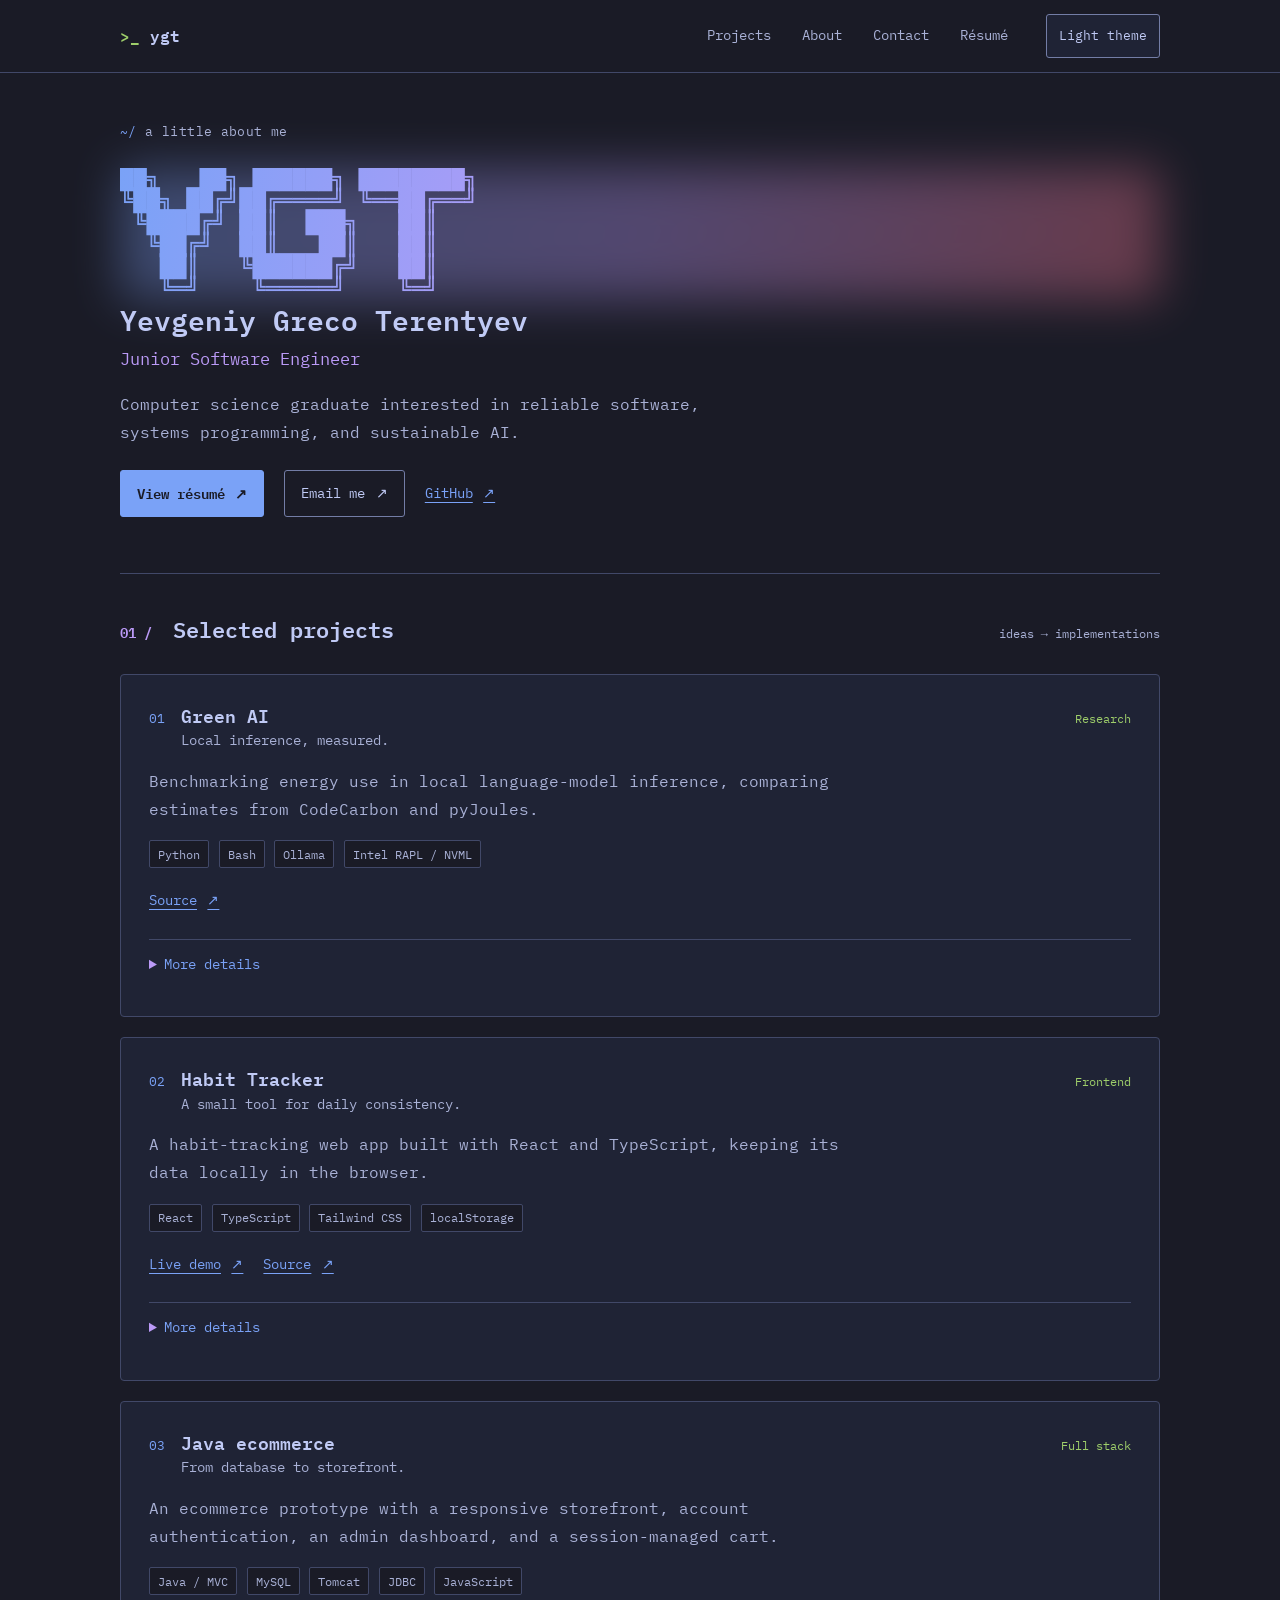
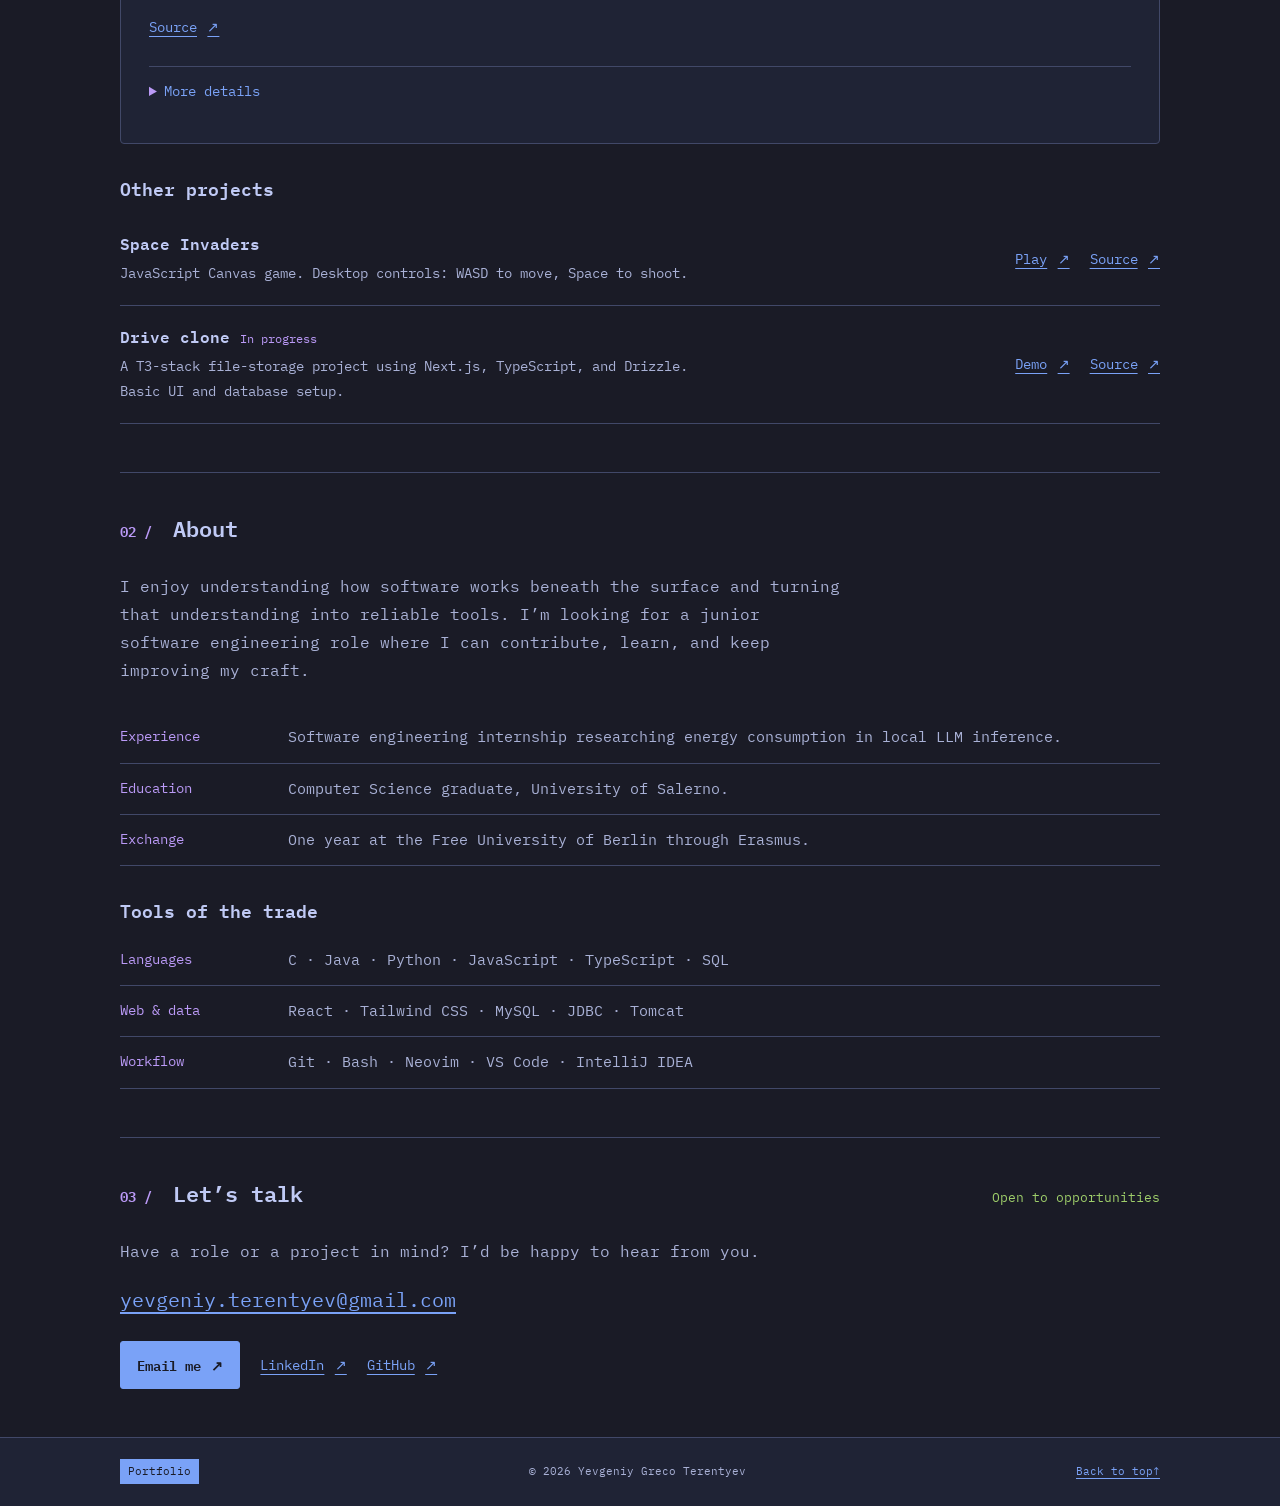
<file: index.html>
<!DOCTYPE html>
<html lang="en" data-theme="dark">
<head>
    <meta charset="UTF-8">
    <meta name="viewport" content="width=device-width, initial-scale=1">
    <meta name="description" content="Yevgeniy Greco Terentyev, junior software engineer. Projects in sustainable AI, Java web development, and React.">
    <meta name="color-scheme" content="dark light">
    <title>Yevgeniy Greco Terentyev | Software Engineer</title>
    <script>
        try {
            const theme = localStorage.getItem('theme');
            if (theme === 'light' || theme === 'dark') {
                document.documentElement.dataset.theme = theme;
            }
        } catch (error) {
            console.warn('Saved theme could not be read; using the default dark theme.', error);
        }
    </script>
    <link rel="preload" href="fonts/ibm-plex-mono-latin-400.woff2" as="font" type="font/woff2" crossorigin>
    <link rel="stylesheet" href="styles.css">
    <link rel="icon" href="data:,">
    <script src="script.js" defer></script>
</head>
<body>
    <a class="skip-link" href="#main">Skip to content</a>
    <header class="site-header">
        <nav class="navigation container" aria-label="Main navigation">
            <a class="site-mark" href="#hero" aria-label="Yevgeniy, home"><span aria-hidden="true">&gt;_</span> ygt</a>
            <ul class="nav-links">
                <li><a href="#projects">Projects</a></li>
                <li><a href="#about">About</a></li>
                <li><a href="#contact">Contact</a></li>
                <li><a href="CV_Greco_Terentyev_Pub.pdf">Résumé</a></li>
            </ul>
            <button id="theme-toggle" type="button" hidden>Light theme</button>
        </nav>
    </header>

    <main id="main" class="container" tabindex="-1">
        <section id="hero" aria-labelledby="name">
            <p class="eyebrow"><span class="accent">~/</span> a little about me</p>
        <div class = "logo-wrap">
              <pre class="logo" aria-hidden="true">██╗   ██╗ ██████╗ ████████╗
╚██╗ ██╔╝██╔════╝ ╚══██╔══╝
 ╚████╔╝ ██║  ███╗   ██║   
  ╚██╔╝  ██║   ██║   ██║   
   ██║   ╚██████╔╝   ██║   
   ╚═╝    ╚═════╝    ╚═╝</pre>
          </div>

            <h1 id="name">Yevgeniy Greco Terentyev</h1>
            <p class="role">Junior Software Engineer</p>
            <p class="hero-summary">Computer science graduate interested in reliable software, systems programming, and sustainable AI.</p>
            <div class="actions hero-actions">
                <a class="button primary" href="CV_Greco_Terentyev_Pub.pdf">View résumé <span aria-hidden="true">↗</span></a>
                <a class="button" href="mailto:yevgeniy.terentyev@gmail.com">Email me <span aria-hidden="true">↗</span></a>
                <a class="text-link" href="https://github.com/hedysom">GitHub <span aria-hidden="true">↗</span></a>
            </div>
        </section>

        <section id="projects" class="page-section" aria-labelledby="projects-heading">
            <div class="section-heading">
                <h2 id="projects-heading"><span aria-hidden="true" class="section-number">01 /</span> Selected projects</h2>
                <span class="section-note" aria-hidden="true">ideas → implementations</span>
            </div>
            <div class="project-list">
                <article class="project-card" aria-labelledby="green-ai-title">
                    <div class="project-heading">
                        <span class="project-index" aria-hidden="true">01</span>
                        <h3 id="green-ai-title">Green AI<span class="project-subtitle">Local inference, measured.</span></h3>
                        <span class="tag">Research</span>
                    </div>
                    <p>Benchmarking energy use in local language-model inference, comparing estimates from CodeCarbon and pyJoules.</p>
                    <ul class="stack" aria-label="Green AI technologies">
                        <li>Python</li><li>Bash</li><li>Ollama</li><li>Intel RAPL / NVML</li>
                    </ul>
                    <div class="actions">
                        <a class="text-link" href="https://github.com/hedysom/LlmEnergy" aria-label="Green AI source on GitHub">Source <span aria-hidden="true">↗</span></a>
                    </div>
                    <details>
                        <summary>More details<span class="sr-only"> about Green AI</span></summary>
                        <div class="project-details">
                            <h4>Approach</h4>
                            <p>Python scripts run inference on open-source small language models available through Ollama. The work compares two energy-estimation libraries, CodeCarbon and pyJoules, using CPU and GPU measurements through Intel RAPL and NVML.</p>
                            <h4>Implementation</h4>
                            <p>A Bash script automates virtual-environment setup, dependency checks, and benchmark execution. Separate Python scripts process the measurements and produce plots for comparison.</p>
                            <h4>Scope</h4>
                            <p>The focus is local inference and measurement tooling, not model training. The repository contains the scripts; no universal energy-saving claim is implied by the comparison.</p>
                        </div>
                    </details>
                </article>

                <article class="project-card" aria-labelledby="habit-title">
                    <div class="project-heading">
                        <span class="project-index" aria-hidden="true">02</span>
                        <h3 id="habit-title">Habit Tracker<span class="project-subtitle">A small tool for daily consistency.</span></h3>
                        <span class="tag">Frontend</span>
                    </div>
                    <p>A habit-tracking web app built with React and TypeScript, keeping its data locally in the browser.</p>
                    <ul class="stack" aria-label="Habit Tracker technologies">
                        <li>React</li><li>TypeScript</li><li>Tailwind CSS</li><li>localStorage</li>
                    </ul>
                    <div class="actions">
                        <a class="text-link" href="https://habit-tracker-gegenio.vercel.app/" aria-label="Habit Tracker live demo">Live demo <span aria-hidden="true">↗</span></a>
                        <a class="text-link" href="https://github.com/hedysom/habitTracker" aria-label="Habit Tracker source on GitHub">Source <span aria-hidden="true">↗</span></a>
                    </div>
                    <details>
                        <summary>More details<span class="sr-only"> about Habit Tracker</span></summary>
                        <div class="project-details">
                            <h4>Implementation</h4>
                            <p>React components and TypeScript power the interface, with Tailwind CSS for styling. Browser localStorage provides persistence without a backend database.</p>
                            <h4>Trade-off</h4>
                            <p>Data stays in the browser where it was created. This version does not provide account-based cross-device synchronization; clearing site storage removes locally saved data.</p>
                        </div>
                    </details>
                </article>

                <article class="project-card" aria-labelledby="java-title">
                    <div class="project-heading">
                        <span class="project-index" aria-hidden="true">03</span>
                        <h3 id="java-title">Java ecommerce<span class="project-subtitle">From database to storefront.</span></h3>
                        <span class="tag">Full stack</span>
                    </div>
                    <p>An ecommerce prototype with a responsive storefront, account authentication, an admin dashboard, and a session-managed cart.</p>
                    <ul class="stack" aria-label="Java ecommerce technologies">
                        <li>Java / MVC</li><li>MySQL</li><li>Tomcat</li><li>JDBC</li><li>JavaScript</li>
                    </ul>
                    <div class="actions">
                        <a class="text-link" href="https://github.com/hedysom/JavaEcommerce" aria-label="Java ecommerce source on GitHub">Source <span aria-hidden="true">↗</span></a>
                    </div>
                    <details>
                        <summary>More details<span class="sr-only"> about Java ecommerce</span></summary>
                        <div class="project-details">
                            <h4>Architecture</h4>
                            <p>The application uses Java with an MVC structure, runs on Tomcat, and accesses MySQL through JDBC. HTML, CSS, and JavaScript provide the responsive interface.</p>
                            <h4>Features</h4>
                            <p>Account authentication uses password hashing. An admin dashboard supports store management, while the shopping cart keeps state in the session and uses AJAX for updates.</p>
                            <h4>Scope</h4>
                            <p>This is an ecommerce prototype, presented as source code rather than a live production shop.</p>
                        </div>
                    </details>
                </article>

            </div>

            <div class="other-projects">
                <h3>Other projects</h3>
                <ul>
                    <li>
                        <div><h4>Space Invaders</h4><p>JavaScript Canvas game. Desktop controls: WASD to move, Space to shoot.</p></div>
                        <div class="actions">
                            <a class="text-link" href="https://hedysom.github.io/spaceInvadersJS" aria-label="Play Space Invaders">Play <span aria-hidden="true">↗</span></a>
                            <a class="text-link" href="https://github.com/hedysom/spaceInvadersJS" aria-label="Space Invaders source on GitHub">Source <span aria-hidden="true">↗</span></a>
                        </div>
                    </li>
                    <li>
                        <div><h4>Drive clone <span class="work-in-progress">In progress</span></h4><p>A T3-stack file-storage project using Next.js, TypeScript, and Drizzle. Basic UI and database setup.</p></div>
                        <div class="actions">
                            <a class="text-link" href="https://eugeniodrive.netlify.app/" aria-label="Drive clone work-in-progress demo">Demo <span aria-hidden="true">↗</span></a>
                            <a class="text-link" href="https://github.com/hedysom/drive" aria-label="Drive clone source on GitHub">Source <span aria-hidden="true">↗</span></a>
                        </div>
                    </li>
                </ul>
            </div>
        </section>

        <section id="about" class="page-section" aria-labelledby="about-heading">
            <div class="section-heading">
                <h2 id="about-heading"><span aria-hidden="true" class="section-number">02 /</span> About</h2>
            </div>
            <p>I enjoy understanding how software works beneath the surface and turning that understanding into reliable tools. I’m looking for a junior software engineering role where I can contribute, learn, and keep improving my craft.</p>
            <dl class="background-list">
                <div><dt>Experience</dt><dd>Software engineering internship researching energy consumption in local LLM inference.</dd></div>
                <div><dt>Education</dt><dd>Computer Science graduate, University of Salerno.</dd></div>
                <div><dt>Exchange</dt><dd>One year at the Free University of Berlin through Erasmus.</dd></div>
            </dl>
            <h3 class="skills-heading" id="skills">Tools of the trade</h3>
            <dl class="skills-list">
                <div><dt>Languages</dt><dd>C · Java · Python · JavaScript · TypeScript · SQL</dd></div>
                <div><dt>Web &amp; data</dt><dd>React · Tailwind CSS · MySQL · JDBC · Tomcat</dd></div>
                <div><dt>Workflow</dt><dd>Git · Bash · Neovim · VS Code · IntelliJ IDEA</dd></div>
            </dl>
        </section>

        <section id="contact" class="page-section" aria-labelledby="contact-heading">
            <div class="section-heading">
                <h2 id="contact-heading"><span aria-hidden="true" class="section-number">03 /</span> Let’s talk</h2>
                <span class="availability">Open to opportunities</span>
            </div>
            <p>Have a role or a project in mind? I’d be happy to hear from you.</p>
            <a class="email-link" href="mailto:yevgeniy.terentyev@gmail.com">yevgeniy.terentyev@gmail.com</a>
            <div class="actions">
                <a class="button primary" href="mailto:yevgeniy.terentyev@gmail.com">Email me <span aria-hidden="true">↗</span></a>
                <a class="text-link" href="https://linkedin.com/in/yevgreco">LinkedIn <span aria-hidden="true">↗</span></a>
                <a class="text-link" href="https://github.com/hedysom">GitHub <span aria-hidden="true">↗</span></a>
            </div>
        </section>
    </main>

    <footer class="statusline">
        <div class="container footer-content">
            <p><span class="status-label">Portfolio</span></p>
            <p>© 2026 Yevgeniy Greco Terentyev</p>
            <a href="#hero">Back to top <span aria-hidden="true">↑</span></a>
        </div>
    </footer>
    <p id="theme-status" class="sr-only" role="status"></p>
</body>
</html>
</file>
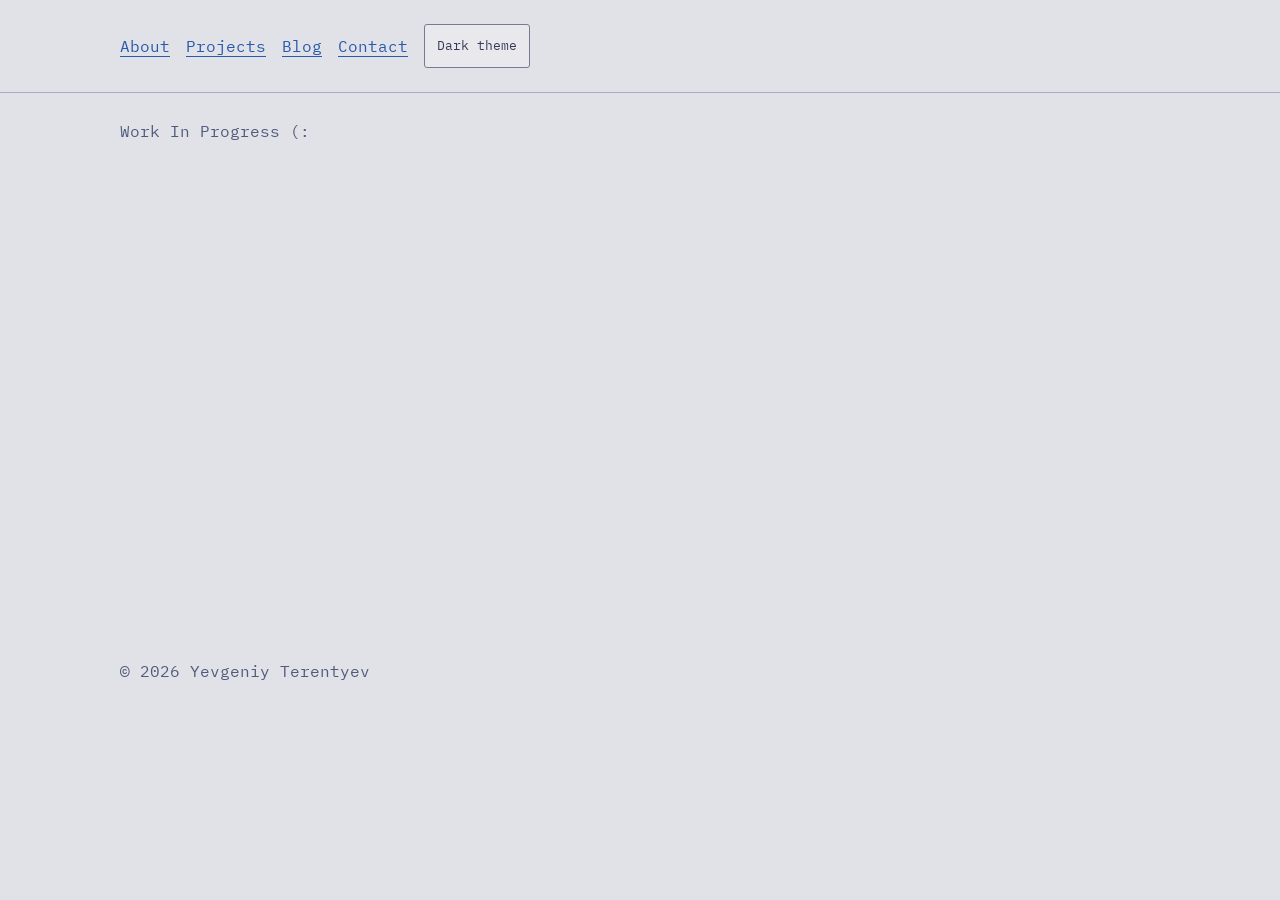
<file: blog.html>
<!DOCTYPE html>
<html lang="en">
<head>
    <script>
        document.documentElement.setAttribute(
            'data-theme',
            localStorage.getItem('theme') || 'light'
        );
    </script>
    <meta charset="UTF-8">
    <meta name="viewport" content="width=device-width, initial-scale=1.0">
    <title> Yevgeniy Terentyev| Portfolio</title>
    <link rel="stylesheet" href="styles.css">
    <link rel="icon" href="data:,">
    <script src="script.js" defer></script>
</head>
<body>
    <header>
        <nav>
            <ul>
                <li><a href="index.html#about">About</a></li>
                <li><a href="index.html#projects">Projects</a></li>
                <li><a href="blog.html">Blog</a></li>
                <li><a href="index.html#contact">Contact</a></li>
                <li class="theme-toggle-container">
                    <button id="theme-toggle" aria-label="Toggle color mode">
                        <!-- Sun icon for switching to light mode -->
                        <img src="./img/sun.svg" id="theme-icon-light" class="theme-icon" alt="Light Mode">
                        <!-- Moon icon for switching to dark mode -->
                        <img src="./img/moon.svg" id="theme-icon-dark" class="theme-icon" alt="Dark Mode">
                    </button>
                </li>
            </ul>
        </nav>
    </header>

    <main>
        <section>
            <p>Work In Progress (:</p>
        </section>
    </main>


    <footer>
        <p>&copy; 2026 Yevgeniy Terentyev</p>
    </footer>
</body>
</html>
</file>
<file: styles.css>
/* Fonts */

@font-face {
    font-family: "IBM Plex Mono";
    font-style: normal;
    font-weight: 400;
    font-display: swap;
    src: url("fonts/ibm-plex-mono-latin-400.woff2") format("woff2");
}

@font-face {
    font-family: "IBM Plex Mono";
    font-style: normal;
    font-weight: 600;
    font-display: swap;
    src: url("fonts/ibm-plex-mono-latin-600.woff2") format("woff2");
}

/* Theme tokens */

:root,
[data-theme="dark"] {
    color-scheme: dark;
    --bg: #1a1b26;
    --surface: #1f2335;
    --raised: #292e42;
    --text: #c0caf5;
    --muted: #a9b1d6;
    --accent: #7aa2f7;
    --purple: #bb9af7;
    --green: #9ece6a;
    --border: #414868;
    --control-border: #737da6;
    --on-accent: #1a1b26;
    --header-height: 4.5rem;
}

[data-theme="light"] {
    color-scheme: light;
    --bg: #e1e2e7;
    --surface: #e9e9ed;
    --raised: #d0d5e3;
    --text: #343b58;
    --muted: #505b7b;
    --accent: #2959aa;
    --purple: #65359d;
    --green: #33632c;
    --border: #a8aec1;
    --control-border: #737b96;
    --on-accent: #ffffff;
}

/* Base styles */

*,
*::before,
*::after {
    box-sizing: border-box;
}

* {
    margin: 0;
}

html {
    scroll-padding-top: calc(var(--header-height) + 1.5rem);
    -webkit-text-size-adjust: 100%;
}

body {
    background: var(--bg);
    color: var(--text);
    font-family: "IBM Plex Mono", monospace;
    font-size: 1rem;
    line-height: 1.75;
    -webkit-font-smoothing: antialiased;
}

button,
a,
summary {
    -webkit-tap-highlight-color: transparent;
}

button {
    font: inherit;
}

a {
    color: var(--accent);
    text-underline-offset: 0.25em;
}

a:hover {
    color: var(--purple);
}

button,
summary {
    cursor: pointer;
}

[hidden] {
    display: none !important;
}

img,
video,
svg {
    display: block;
    max-width: 100%;
    height: auto;
}

ul {
    list-style: none;
    padding: 0;
}

h1,
h2,
h3,
h4 {
    font-weight: 600;
    line-height: 1.4;
}

h1,
h2,
h3,
h4,
p,
dd,
a {
    overflow-wrap: anywhere;
}

h2 {
    font-size: clamp(1.15rem, 2.5vw, 1.4rem);
}

h3 {
    font-size: 1.1rem;
}

h4 {
    font-size: 1rem;
}

p {
    color: var(--muted);
    max-width: 72ch;
}

:focus-visible {
    outline: 2px solid var(--accent);
    outline-offset: 4px;
}

/* Layout and accessibility utilities */

.container {
    width: min(100% - 3rem, 1040px);
    margin-inline: auto;
}

.accent {
    color: var(--accent);
}

.sr-only {
    position: absolute;
    width: 1px;
    height: 1px;
    padding: 0;
    margin: -1px;
    overflow: hidden;
    clip-path: inset(50%);
    white-space: nowrap;
    border: 0;
}

.skip-link {
    position: fixed;
    inset: 0.5rem auto auto 0.5rem;
    z-index: 200;
    padding: 0.75rem 1rem;
    background: var(--text);
    color: var(--bg);
    transform: translateY(-180%);
}
.skip-link:focus {
    transform: none;
}

/* Header and navigation */

.site-header,
body > header {
    position: sticky;
    top: 0;
    z-index: 100;
    background: var(--bg);
    border-bottom: 1px solid var(--border);
}

.navigation {
    min-height: var(--header-height);
    display: flex;
    flex-wrap: wrap;
    align-items: center;
    gap: 0.5rem 1.5rem;
    padding-block: 0.5rem;
}

.site-mark {
    display: inline-flex;
    align-items: center;
    gap: 0.65rem;
    min-height: 44px;
    min-width: 44px;
    color: var(--text);
    text-decoration: none;
    font-weight: 600;
    white-space: nowrap;
}
.site-mark span {
    color: var(--green);
}

.nav-links {
    display: flex;
    flex-wrap: wrap;
    gap: 0.25rem;
    margin-left: auto;
}

.nav-links li {
    flex-shrink: 0;
}

.nav-links a {
    display: flex;
    align-items: center;
    justify-content: center;
    min-height: 44px;
    padding: 0.5rem 0.85rem;
    border-bottom: 2px solid transparent;
    color: var(--muted);
    text-decoration: none;
    font-size: 0.875rem;
    white-space: nowrap;
}
.nav-links a:hover,
.nav-links a:focus-visible {
    color: var(--accent);
    background: var(--surface);
    border-bottom-color: var(--accent);
}

#theme-toggle {
    min-height: 44px;
    min-width: 44px;
    padding: 0.5rem 0.75rem;
    background: var(--surface);
    color: var(--text);
    border: 1px solid var(--control-border);
    border-radius: 3px;
    font-size: 0.8125rem;
    white-space: nowrap;
}
#theme-toggle:hover {
    background: var(--raised);
}

/* Hero */

#hero {
    padding-block: 3rem 3.5rem;
}

.eyebrow {
    margin-bottom: 1.5rem;
    font-size: 0.8125rem;
    letter-spacing: 0.03em;
}

.ascii-name {
    color: var(--accent);
    font-family: "IBM Plex Mono", monospace;
    font-size: clamp(0.85rem, 1.6vw, 1.1rem);
    line-height: 1.15;
    white-space: pre;
    margin-block: 0 1.5rem;
    width: max-content;
    user-select: none;
}

h1 {
    font-size: clamp(1.25rem, 3vw, 1.75rem);
}

.role {
    color: var(--purple);
    margin-top: 0.35rem;
    font-size: 1.05rem;
}

.hero-summary {
    margin-top: 1rem;
    max-width: 65ch;
}

/* Shared actions and buttons */

.actions {
    display: flex;
    align-items: center;
    flex-wrap: wrap;
    gap: 0.5rem 1.25rem;
}

.hero-actions {
    margin-top: 1.5rem;
}

.button,
.text-link {
    display: inline-flex;
    align-items: center;
    justify-content: center;
    gap: 0.65rem;
    min-height: 44px;
    min-width: 44px;
    font-size: 0.875rem;
    white-space: nowrap;
}

.button {
    padding: 0.65rem 1rem;
    border: 1px solid var(--control-border);
    border-radius: 3px;
    text-decoration: none;
    color: var(--text);
}
.button:hover {
    background: var(--raised);
    color: var(--text);
}

.button.primary {
    color: var(--on-accent);
    border-color: var(--accent);
    background: var(--accent);
    font-weight: 600;
}
.button.primary:hover {
    background: var(--purple);
    border-color: var(--purple);
}

.text-link {
    text-decoration-thickness: 1px;
}

/* Shared section structure */

.page-section {
    border-top: 1px solid var(--border);
    padding-block: 2.5rem 3rem;
}

.section-heading {
    display: flex;
    flex-wrap: wrap;
    align-items: baseline;
    justify-content: space-between;
    gap: 0.5rem 1rem;
    margin-bottom: 1.75rem;
}
.section-number {
    color: var(--purple);
    font-size: 0.875rem;
    margin-right: 0.5rem;
}

.section-note {
    color: var(--muted);
    font-size: 0.75rem;
}

/* Featured projects */

.project-list {
    display: grid;
    gap: 1.25rem;
}

.project-card {
    min-width: 0;
    padding: 1.75rem;
    border: 1px solid var(--border);
    border-radius: 4px;
    background: var(--surface);
}
.project-heading {
    display: flex;
    align-items: baseline;
    gap: 1rem;
    margin-bottom: 1rem;
}

.project-index {
    font-size: 0.8125rem;
    color: var(--accent);
}

.project-heading h3 {
    flex: 1;
}

.project-subtitle {
    display: block;
    font-size: 0.875rem;
    font-weight: 400;
    color: var(--muted);
    margin-top: 0.25rem;
}

.tag {
    color: var(--green);
    font-size: 0.75rem;
    white-space: nowrap;
}

.stack {
    display: flex;
    flex-wrap: wrap;
    gap: 0.4rem 0.6rem;
    margin-block: 1.1rem 0.65rem;
}

.stack li {
    padding: 0.15rem 0.5rem;
    color: var(--muted);
    background: var(--bg);
    border: 1px solid var(--border);
    border-radius: 2px;
    font-size: 0.75rem;
}
/* Expandable project details */

details {
    margin-top: 1rem;
    border-top: 1px solid var(--border);
}

summary {
    min-height: 44px;
    padding-block: 0.75rem;
    color: var(--accent);
    font-size: 0.875rem;
}
summary:hover {
    color: var(--purple);
}

summary::marker {
    color: var(--purple);
}

details[open] summary {
    margin-bottom: 0.25rem;
}

.project-details {
    padding-block: 0.25rem 0.5rem;
}

.project-details h4 {
    margin-bottom: 0.5rem;
}

.project-details p {
    font-size: 0.9375rem;
}

.project-details p + h4 {
    margin-top: 1.25rem;
}

.project-details figure {
    margin-block: 1.5rem;
}

.project-details figcaption {
    color: var(--muted);
    font-size: 0.8125rem;
    margin-top: 0.5rem;
}

/* Other projects */

.other-projects {
    margin-top: 2rem;
}

.other-projects > h3 {
    margin-bottom: 0.75rem;
}

.other-projects li {
    display: grid;
    grid-template-columns: minmax(0, 1fr) auto;
    align-items: center;
    gap: 1rem 2rem;
    padding-block: 1.25rem;
    border-bottom: 1px solid var(--border);
}
.other-projects p {
    font-size: 0.875rem;
    margin-top: 0.35rem;
}

.work-in-progress {
    display: inline-block;
    color: var(--purple);
    font-size: 0.75rem;
    font-weight: 400;
}

/* About and skills */

.background-list {
    margin-block: 1.75rem 2rem;
}

.background-list > div,
.skills-list > div {
    display: grid;
    grid-template-columns: 9rem minmax(0, 1fr);
    gap: 0.5rem 1.5rem;
    padding-block: 0.75rem;
    border-bottom: 1px solid var(--border);
}
dt {
    color: var(--purple);
    font-size: 0.875rem;
}

dd {
    margin: 0;
    color: var(--muted);
    font-size: 0.9375rem;
}

.skills-heading {
    margin-bottom: 0.75rem;
}

/* Contact */

.availability {
    color: var(--green);
    font-size: 0.8125rem;
}

.email-link {
    display: inline-flex;
    align-items: center;
    min-height: 44px;
    max-width: 100%;
    margin-block: 0.75rem 1.25rem;
    font-size: clamp(0.875rem, 2.2vw, 1.25rem);
    word-break: break-word;
}

/* Footer statusline */

.statusline {
    border-top: 1px solid var(--border);
    background: var(--surface);
}

.footer-content {
    display: flex;
    flex-wrap: wrap;
    align-items: center;
    justify-content: space-between;
    gap: 0.5rem 1rem;
    padding-block: 0.75rem;
    font-size: 0.6875rem;
}
.status-label {
    display: inline-block;
    color: var(--on-accent);
    background: var(--accent);
    padding: 0.2rem 0.5rem;
}

.hosting {
    margin-left: 0.5rem;
}

.footer-content a {
    display: inline-flex;
    align-items: center;
    min-height: 44px;
    min-width: 44px;
}

/* Keep the unlinked legacy blog readable without changing its content. */

body > header:not(.site-header) nav,
body > main:not(.container),
body > footer:not(.statusline) {
    width: min(100% - 3rem, 1040px);
    margin-inline: auto;
    padding-block: 1.5rem;
}
body > header:not(.site-header) ul {
    display: flex;
    flex-wrap: wrap;
    align-items: center;
    gap: 1rem;
}

body > header:not(.site-header) a {
    display: inline-flex;
    align-items: center;
    min-height: 44px;
}

body > main:not(.container) {
    min-height: 60vh;
}

.theme-icon {
    width: 1.25rem;
    height: 1.25rem;
}

/* Responsive overrides */

@media (max-width: 740px) {
    :root {
        --header-height: 7.5rem;
    }

    .container {
        width: calc(100% - 2rem);
    }

    .navigation {
        display: grid;
        grid-template-columns: 1fr auto;
        gap: 0.25rem 1rem;
        padding-block: 0.5rem;
    }

    .nav-links {
        grid-column: 1 / -1;
        grid-row: 2;
        justify-content: space-between;
        margin-left: 0;
    }

    .nav-links a {
        padding-inline: 0.4rem;
        font-size: 0.8125rem;
    }

    #theme-toggle {
        grid-column: 2;
        grid-row: 1;
    }

    #hero {
        padding-block: 1.75rem 2.25rem;
    }

    .ascii-name {
        display: none;
    }

    .mobile-mark {
        display: block;
        margin-bottom: 0.5rem;
        font-size: 1.5rem;
    }

    .eyebrow {
        margin-bottom: 0.75rem;
    }

    h1 {
        max-width: 20ch;
        font-size: clamp(1.4rem, 5.5vw, 1.75rem);
    }

    .role {
        font-size: 0.9375rem;
    }

    .hero-summary {
        font-size: 0.9375rem;
    }

    .hero-actions {
        gap: 0.5rem 0.75rem;
        margin-top: 1.25rem;
    }

    .section-note {
        display: none;
    }

    .page-section {
        padding-block: 2rem;
    }

    .project-card {
        padding: 1.25rem;
    }

    .project-heading {
        flex-wrap: wrap;
        gap: 0.5rem;
    }

    .project-heading h3 {
        flex-basis: calc(100% - 2rem);
    }

    .tag {
        margin-left: 1.75rem;
    }

    .other-projects li {
        grid-template-columns: minmax(0, 1fr);
        gap: 0.5rem;
    }

    .background-list > div,
    .skills-list > div {
        grid-template-columns: minmax(0, 1fr);
        gap: 0.25rem;
    }

    .footer-content {
        padding-block: 1rem;
    }
}

/* Motion preferences */

@media (prefers-reduced-motion: no-preference) {
    a,
    button,
    summary {
        transition: color 120ms ease, background-color 120ms ease, border-color 120ms ease;
    }
}


/* artwork itself */
  .logo {
    font-family: "JetBrains Mono", "Iosevka", "Cascadia Mono",
                 "DejaVu Sans Mono", ui-monospace, monospace;
    font-size: clamp(6px, 2.6vw, 22px);
    line-height: 1;
    letter-spacing: 0;
    font-kerning: none;
    font-variant-ligatures: none;
    font-feature-settings: "liga" 0, "calt" 0;
    text-rendering: optimizeSpeed;
    white-space: pre;
    margin: 0;
    max-width: 100%;
    /* overflow-x: auto;

    gradient "paint" bleeding through the block glyphs */
    background: linear-gradient(100deg, #7aa2f7 0%, #bb9af7 50%, #f7768e 100%);
    -webkit-background-clip: text;
            background-clip: text;
    color: transparent;
    -webkit-text-fill-color: transparent;
  }

  /* optional soft glow: a blurred copy behind the art */
  .logo-wrap { position: relative; max-width: 100%; }
  .logo-wrap::before {
    content: "";
    position: absolute;
    inset: 0;
    filter: blur(24px);
    opacity: 0.35;
    background: linear-gradient(100deg, #7aa2f7, #bb9af7 50%, #f7768e);
    z-index: -1;
  }
</file>
